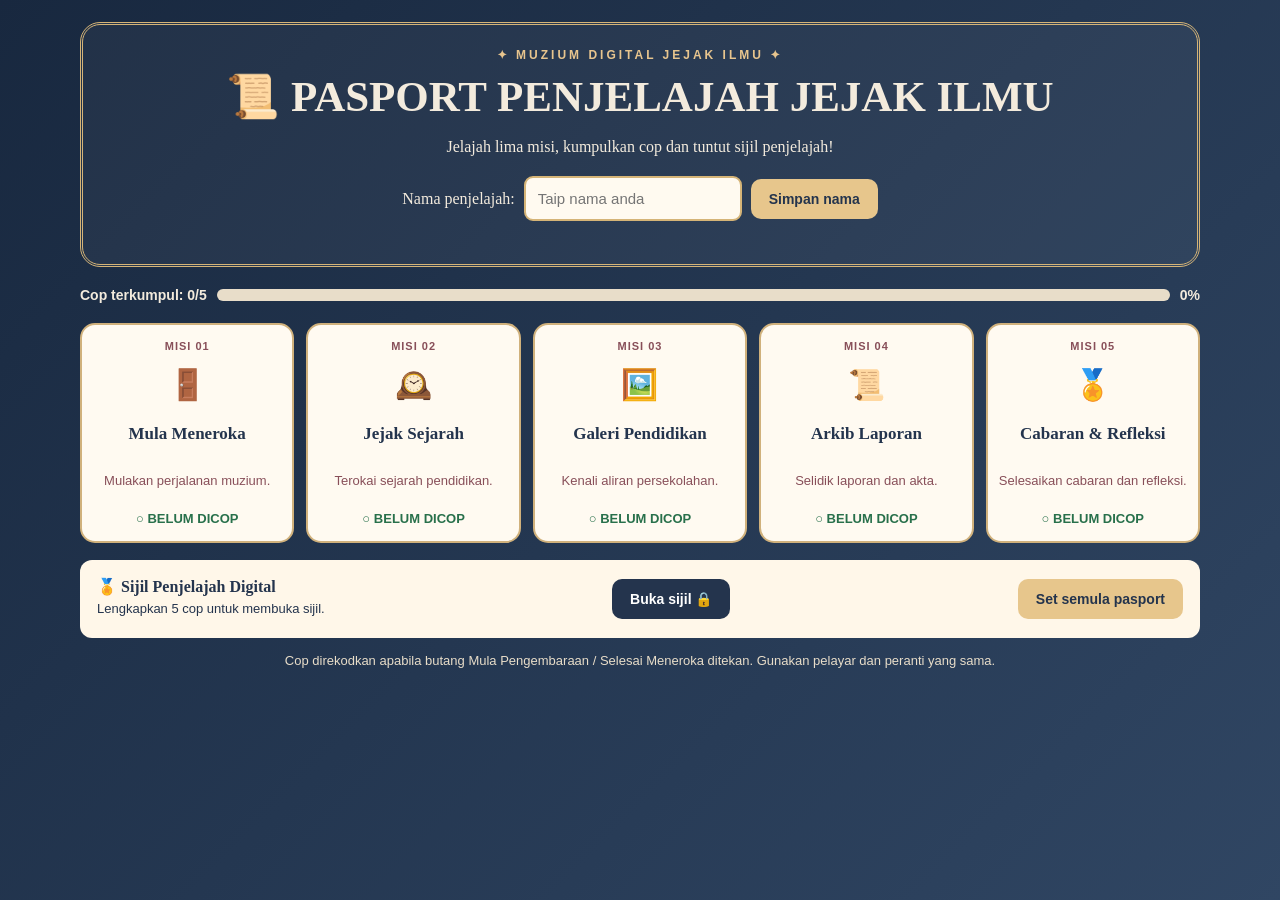
<file: index.html>
<!doctype html><html lang="ms"><head><meta charset="utf-8"><meta name="viewport" content="width=device-width,initial-scale=1"><title>Pasport Penjelajah | JEJAK ILMU</title><link rel="stylesheet" href="style.css"></head><body><main><section class="frame"><div class="tag">✦ MUZIUM DIGITAL JEJAK ILMU ✦</div><h1>📜 PASPORT PENJELAJAH JEJAK ILMU</h1><p class="sub">Jelajah lima misi, kumpulkan cop dan tuntut sijil penjelajah!</p><div class="name"><label for="name">Nama penjelajah:</label><input id="name" maxlength="65" placeholder="Taip nama anda"><button class="gold" id="save">Simpan nama</button></div><p class="center muted" id="hello"></p></section><div class="progress"><span id="counter">Cop terkumpul: 0/5</span><div class="track"><div id="fill" class="fill"></div></div><span id="pct">0%</span></div><section id="cards" class="cards"></section><section class="bottom"><div><strong>🏅 Sijil Penjelajah Digital</strong><p id="hint">Lengkapkan 5 cop untuk membuka sijil.</p></div><a id="cert" class="btn navy" href="sijil.html" aria-disabled="true">Buka sijil 🔒</a><button id="reset" class="gold">Set semula pasport</button></section><p class="center muted">Cop direkodkan apabila butang Mula Pengembaraan / Selesai Meneroka ditekan. Gunakan pelayar dan peranti yang sama.</p></main><script src="app.js"></script><script>
const cards=document.getElementById('cards');const nameEl=document.getElementById('name');
function render(){const s=read();nameEl.value=s.name;document.getElementById('hello').textContent=s.name?'Selamat datang, '+s.name+'!':'';document.getElementById('counter').textContent='Cop terkumpul: '+s.stamps.length+'/5';const pct=s.stamps.length*20;document.getElementById('fill').style.width=pct+'%';document.getElementById('pct').textContent=pct+'%';cards.innerHTML=MISSIONS.map((m,i)=>{const done=s.stamps.includes(m.id);return `<article class="card ${done?'done':''}"><span class="num">MISI 0${i+1}</span><span class="emoji">${m.icon}</span><h3>${m.title}</h3><p>${m.desc}</p><span class="stamp">${done?'✓ COP DIPEROLEH':'○ BELUM DICOP'}</span></article>`}).join('');const ready=s.stamps.length===5;document.getElementById('hint').textContent=ready?'Tahniah! Semua cop lengkap. Sijil sedia dibuka.':'Lengkapkan 5 cop untuk membuka sijil.';document.getElementById('cert').textContent=ready?'🏅 BUKA SIJIL':'Buka sijil 🔒';document.getElementById('cert').setAttribute('aria-disabled',String(!ready))}
document.getElementById('save').onclick=()=>{const v=read();v.name=nameEl.value.trim();write(v);render();alert(v.name?'Nama disimpan!':'Sila isi nama penjelajah.')};document.getElementById('reset').onclick=()=>{if(confirm('Padam nama dan semua cop pasport?')){localStorage.removeItem(KEY);render()}};document.getElementById('cert').onclick=e=>{if(count()!==5){e.preventDefault();alert('Lengkapkan semua 5 cop dahulu.')}};render();
</script></body></html>
</file>
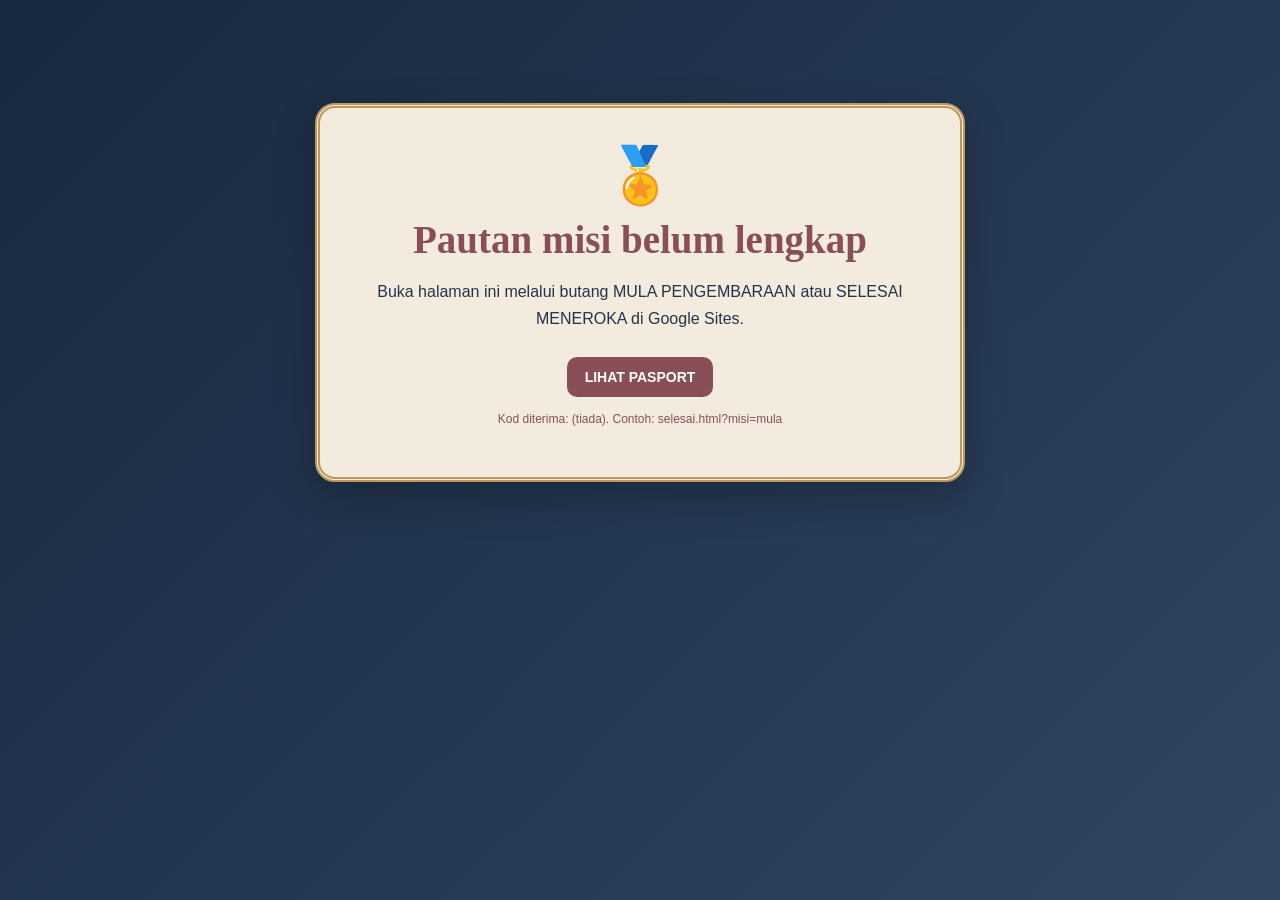
<file: selesai.html>
<!doctype html><html lang="ms"><head><meta charset="utf-8"><meta name="viewport" content="width=device-width,initial-scale=1"><title>Cop Misi | JEJAK ILMU</title><link rel="stylesheet" href="style.css"></head><body><section class="panel"><div style="font-size:55px">🏅</div><h1 id="heading">Memproses cop misi...</h1><p id="description"></p><p id="total" style="font-weight:bold;color:#884f59"></p><div class="actions"><a id="next" class="btn navy hidden" href="index.html">TERUSKAN PENGEMBARAAN</a><a class="btn" href="index.html">LIHAT PASPORT</a></div><p style="font-size:12px;color:#884f59" id="small"></p></section><script src="app.js"></script><script>
const id=(new URLSearchParams(location.search).get('misi')||'').trim().toLowerCase();const m=MISSIONS.find(x=>x.id===id);const heading=document.getElementById('heading'),desc=document.getElementById('description'),next=document.getElementById('next');
if(m){const ok=mark(m.id);heading.textContent='✓ MISI '+m.title.toUpperCase()+' SELESAI!';desc.textContent=ok?'Tahniah! Cop misi telah direkodkan secara automatik.':'Misi dikenal pasti, tetapi pelayar menghalang penyimpanan. Cuba buka pautan dalam tab biasa.';document.getElementById('total').textContent='Cop terkumpul: '+count()+'/5';next.href=m.next;next.textContent=m.nextLabel+' →';next.classList.remove('hidden');if(m.id==='cabaran')document.getElementById('small').textContent='Jika cukup 5/5 cop, buka pasport untuk menuntut sijil.';}else{heading.textContent='Pautan misi belum lengkap';desc.textContent='Buka halaman ini melalui butang MULA PENGEMBARAAN atau SELESAI MENEROKA di Google Sites.';document.getElementById('small').textContent='Kod diterima: '+(id||'(tiada)')+'. Contoh: selesai.html?misi=mula';}
</script></body></html>
</file>
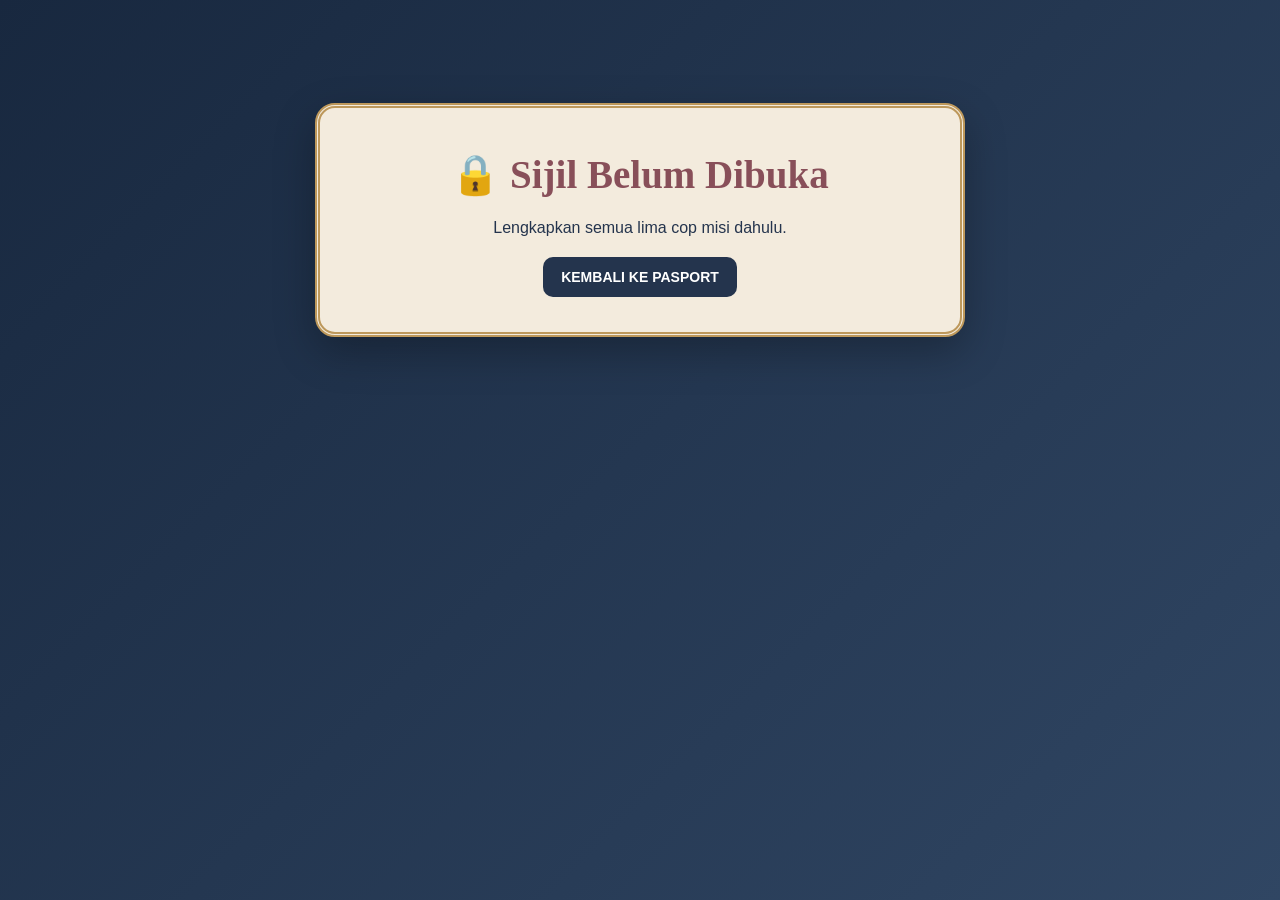
<file: sijil.html>
<!doctype html><html lang="ms"><head><meta charset="utf-8"><meta name="viewport" content="width=device-width,initial-scale=1"><title>Sijil Penjelajah | JEJAK ILMU</title><link rel="stylesheet" href="style.css"></head><body><div id="locked" class="panel hidden"><h1>🔒 Sijil Belum Dibuka</h1><p>Lengkapkan semua lima cop misi dahulu.</p><a class="btn navy" href="index.html">KEMBALI KE PASPORT</a></div><div id="unlocked" class="hidden"><div class="certificate"><div class="tag" style="color:#884f59">✦ MUZIUM DIGITAL JEJAK ILMU ✦</div><h1>🏅 SIJIL PENJELAJAH DIGITAL</h1><p>Dengan bangganya sijil ini dianugerahkan kepada</p><div class="recipient" id="recipient"></div><p>kerana berjaya melengkapkan kelima-lima misi penerokaan sejarah pendidikan dalam</p><h2>JEJAK ILMU</h2><p>Jejak Sejarah • Galeri Pendidikan • Arkib Laporan • Cabaran & Refleksi</p><p id="date"></p><p>✦ Ilmu Diteroka, Sejarah Dihargai ✦</p></div><div class="center no-print"><button onclick="window.print()">🖨️ CETAK / SIMPAN PDF</button> <a class="btn navy" href="index.html">KEMBALI KE PASPORT</a></div></div><script src="app.js"></script><script>const s=read();if(s.stamps.length===5){document.getElementById('unlocked').classList.remove('hidden');document.getElementById('recipient').textContent=s.name||'Penjelajah JEJAK ILMU';document.getElementById('date').textContent='Tarikh: '+new Date().toLocaleDateString('ms-MY',{day:'numeric',month:'long',year:'numeric'});}else document.getElementById('locked').classList.remove('hidden');</script></body></html>
</file>
<file: style.css>
*{box-sizing:border-box}body{margin:0;background:linear-gradient(135deg,#18283f,#304663);font-family:Georgia,serif;color:#f3ebdd;min-height:100vh;padding:22px}main{max-width:1120px;margin:auto}.frame{border:3px double #d5b477;border-radius:20px;padding:23px;background:rgba(255,255,255,.04)}h1{text-align:center;font-size:clamp(25px,4vw,43px);margin:9px 0}h2{margin:0 0 12px;color:#884f59}.intro{text-align:center}.tag{text-align:center;color:#e8c58e;letter-spacing:3px;font:700 12px Arial}.sub{text-align:center}.name{display:flex;gap:9px;align-items:center;justify-content:center;flex-wrap:wrap;margin:20px 0}input{padding:12px;border:2px solid #d5b477;border-radius:9px;font-size:15px;background:#fffaf0;color:#24344d}button,.btn{display:inline-block;border:0;border-radius:10px;padding:12px 18px;background:#884f59;color:white;font:700 14px Arial;cursor:pointer;text-decoration:none;text-align:center}button:hover,.btn:hover{filter:brightness(1.1)}.gold{background:#e7c68c;color:#24344d}.navy{background:#24344d;color:white}.progress{display:flex;gap:10px;align-items:center;margin:20px 0;font:700 14px Arial}.track{flex:1;height:12px;background:#e8ddc9;border-radius:99px;overflow:hidden}.fill{height:100%;width:0;background:#d3a85b;transition:width .2s}.cards{display:grid;grid-template-columns:repeat(5,minmax(0,1fr));gap:12px}.card{background:#fffaf1;color:#24344d;border:2px solid #d0b17c;border-radius:15px;text-align:center;padding:15px 10px;min-height:220px;display:flex;flex-direction:column;align-items:center;justify-content:space-between}.card.done{border-color:#669578;background:#eff9f1}.num{font:700 11px Arial;color:#884f59;letter-spacing:1px}.emoji{font-size:30px}.card h3{font-size:17px;margin:7px 0}.card p{font:13px/1.5 Arial;color:#884f59;margin:5px 0}.stamp{font:700 13px Arial;color:#28704b}.bottom{background:#fff7e9;color:#24344d;border-radius:12px;padding:17px;margin-top:17px;display:flex;align-items:center;gap:12px;justify-content:space-between;flex-wrap:wrap}.bottom p{margin:5px 0;font:13px Arial}.muted{font:13px/1.5 Arial;color:#e8ddc9}.center{text-align:center}.panel{max-width:650px;margin:9vh auto;background:#f3ebdd;color:#24344d;border:5px double #bd985b;border-radius:20px;padding:35px;text-align:center;box-shadow:0 15px 40px #0004}.panel h1{color:#884f59;font-size:clamp(27px,4vw,39px)}.panel p{font:16px/1.7 Arial}.actions{display:flex;gap:12px;justify-content:center;flex-wrap:wrap;margin-top:25px}.certificate{background:#fff8e8;color:#24344d;border:10px double #bca071;padding:35px;text-align:center;max-width:900px;margin:30px auto;box-shadow:0 10px 25px #0003}.certificate h1{color:#884f59}.certificate .recipient{font-size:clamp(25px,5vw,44px);color:#884f59;border-bottom:2px solid #bca071;display:inline-block;padding:12px 40px}.hidden{display:none!important}@media(max-width:800px){.cards{grid-template-columns:repeat(2,1fr)}.card{min-height:190px}body{padding:12px}}@media(max-width:480px){.cards{grid-template-columns:1fr 1fr}.frame{padding:13px}.card{padding:10px 5px}}@media print{body{background:white;padding:0}.no-print{display:none!important}.certificate{box-shadow:none;margin:0 auto;min-height:90vh}}
</file>
